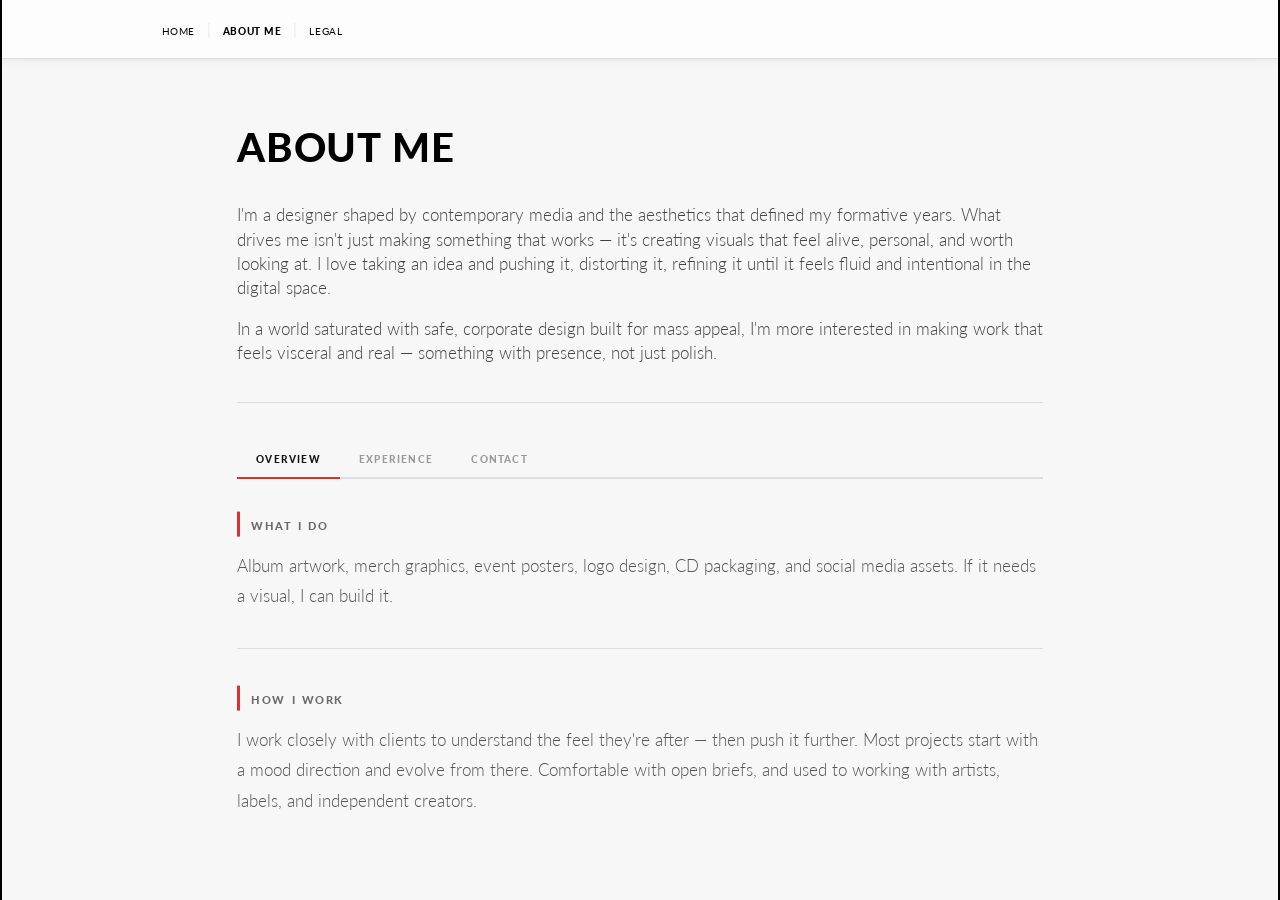
<file: about.html>
<!DOCTYPE html>
<html lang="en">
<head>
  <meta charset="UTF-8">
  <meta name="viewport" content="width=device-width, initial-scale=1.0">
  <title>about me | ANTIFORM studios</title>
  <link rel="preconnect" href="https://fonts.googleapis.com">
  <link rel="preconnect" href="https://fonts.gstatic.com" crossorigin>
  <link href="https://fonts.googleapis.com/css2?family=Lato:wght@300;400;900&display=swap" rel="stylesheet">
  <link rel="stylesheet" href="styles.css">
  <style>
    .about-page {
      padding-top: 3.5rem;
      padding-bottom: 4rem;
    }

    .about-inner {
      max-width: 806px;
      margin: 0 auto;
    }

    .about-title {
      font-size: 2.52rem;
      font-weight: 900;
      letter-spacing: 0.02em;
      text-transform: uppercase;
      margin-bottom: 1.5rem;
    }

    .about-bio {
      font-weight: 300;
      color: #444444;
      line-height: 1.4;
      font-size: 1.09rem;
    }

    .about-bio p + p {
      margin-top: 1rem;
    }

    .about-rule {
      border: none;
      border-top: 1px solid #dddee0;
      margin: 2.25rem 0;
    }

    .about-label {
      font-weight: 900;
      font-variant: small-caps;
      letter-spacing: 0.1em;
      font-size: 0.97rem;
      text-transform: lowercase;
      color: #6a6a6a;
      position: relative;
      display: inline-block;
      padding-left: 0.9rem;
      margin-bottom: 0.9rem;
    }

    .about-label::before {
      content: '';
      position: absolute;
      left: 0;
      top: 50%;
      transform: translateY(-50%);
      width: 3px;
      height: 100%;
      background-color: #d93030;
    }

    .about-body {
      font-weight: 300;
      color: #555555;
      font-size: 1.06rem;
      line-height: 1.8;
    }

    /* Tab system */
    .tab-nav {
      display: flex;
      gap: 0;
      border-bottom: 2px solid #dddee0;
      margin-bottom: 2rem;
    }

    .tab-btn {
      background: none;
      border: none;
      padding: 0.6rem 1.2rem 0.65rem;
      font-family: inherit;
      font-weight: 900;
      font-variant: small-caps;
      letter-spacing: 0.08em;
      font-size: 0.93rem;
      text-transform: lowercase;
      color: #999;
      cursor: pointer;
      position: relative;
      transition: color 0.2s ease;
    }

    .tab-btn::after {
      content: '';
      position: absolute;
      bottom: -2px;
      left: 0;
      right: 0;
      height: 2px;
      background-color: #d93030;
      transform: scaleX(0);
      transition: transform 0.2s ease;
    }

    .tab-btn.active {
      color: #111;
    }

    .tab-btn.active::after {
      transform: scaleX(1);
    }

    .tab-btn:hover {
      color: #333;
    }

    .tab-panel {
      display: none;
    }

    .tab-panel.active {
      display: block;
    }

    /* Experience / Education entries */
    .exp-entry {
      display: grid;
      grid-template-columns: 1fr 2.5fr;
      gap: 1.25rem 2rem;
      padding: 1.5rem 0;
      border-bottom: 1px solid #ebebeb;
    }

    .exp-entry:last-child {
      border-bottom: none;
    }

    .exp-meta {
      padding-top: 0.1rem;
    }

    .exp-year {
      font-size: 0.82rem;
      font-weight: 300;
      color: #aaa;
      letter-spacing: 0.06em;
      display: block;
      margin-bottom: 0.3rem;
    }

    .exp-type {
      font-size: 0.75rem;
      font-weight: 900;
      font-variant: small-caps;
      letter-spacing: 0.12em;
      text-transform: lowercase;
      color: #d93030;
    }

    .exp-title {
      font-weight: 900;
      font-size: 1.02rem;
      letter-spacing: 0.01em;
      color: #111;
      margin-bottom: 0.2rem;
      line-height: 1.25;
    }

    .exp-org {
      font-weight: 300;
      font-size: 0.9rem;
      color: #888;
      margin-bottom: 0.65rem;
      letter-spacing: 0.02em;
    }

    .exp-desc {
      font-weight: 300;
      font-size: 0.98rem;
      color: #555;
      line-height: 1.75;
    }

    .exp-tags {
      display: flex;
      flex-wrap: wrap;
      gap: 0.4rem;
      margin-top: 0.75rem;
    }

    .exp-tag {
      font-size: 0.73rem;
      font-weight: 900;
      font-variant: small-caps;
      letter-spacing: 0.08em;
      text-transform: lowercase;
      color: #777;
      border: 1px solid #ddd;
      padding: 0.15rem 0.5rem;
      border-radius: 1px;
    }

    /* Links */
    .about-links {
      display: flex;
      flex-direction: column;
      gap: 0.65rem;
      margin-top: 0.75rem;
    }

    .about-link {
      display: inline-flex;
      align-items: center;
      gap: 0.5rem;
      color: #000000;
      text-decoration: none;
      font-weight: 900;
      font-size: 1.01rem;
      font-variant: small-caps;
      letter-spacing: 0.05em;
      border-bottom: 1px solid transparent;
      transition: color 0.2s ease, border-color 0.2s ease;
      width: fit-content;
    }

    .about-link:hover {
      color: #d93030;
      border-bottom-color: #d93030;
    }

    .about-status {
      display: inline-flex;
      align-items: center;
      gap: 0.45rem;
      margin-top: 1.5rem;
      font-size: 0.86rem;
      font-weight: 300;
      color: #999;
      letter-spacing: 0.05em;
    }

    .about-status-dot {
      width: 6px;
      height: 6px;
      border-radius: 50%;
      background-color: #3aad5e;
      display: inline-block;
      flex-shrink: 0;
    }

    @media (max-width: 600px) {
      .exp-entry {
        grid-template-columns: 1fr;
        gap: 0.4rem;
      }
    }
  </style>
</head>
<body>

  <nav class="top-nav">
    <div class="site-container">
      <ul>
        <li><a href="index.html" class="nav-link">home</a></li>
        <li class="nav-separator">|</li>
        <li><a href="about.html" class="nav-link active">about me</a></li>
        <li class="nav-separator">|</li>
        <li><a href="legal.html" class="nav-link">legal</a></li>
      </ul>
    </div>
  </nav>

  <main class="about-page site-container">
    <div class="about-inner">

      <h1 class="about-title">About me</h1>

      <div class="about-bio">
        <p>I'm a designer shaped by contemporary media and the aesthetics that defined my formative years. What drives me isn't just making something that works — it's creating visuals that feel alive, personal, and worth looking at. I love taking an idea and pushing it, distorting it, refining it until it feels fluid and intentional in the digital space.</p>
        <p>In a world saturated with safe, corporate design built for mass appeal, I'm more interested in making work that feels visceral and real — something with presence, not just polish.</p>
      </div>

      <hr class="about-rule">

      <!-- Tab navigation -->
      <div class="tab-nav">
        <button class="tab-btn active" data-tab="overview">overview</button>
        <button class="tab-btn" data-tab="experience">experience</button>
        <button class="tab-btn" data-tab="contact">contact</button>
      </div>

      <!-- Overview tab -->
      <div class="tab-panel active" id="tab-overview">

        <p class="about-label">what i do</p>
        <p class="about-body">Album artwork, merch graphics, event posters, logo design, CD packaging, and social media assets. If it needs a visual, I can build it.</p>

        <hr class="about-rule">

        <p class="about-label">how i work</p>
        <p class="about-body">I work closely with clients to understand the feel they're after — then push it further. Most projects start with a mood direction and evolve from there. Comfortable with open briefs, and used to working with artists, labels, and independent creators.</p>

      </div>

      <!-- Experience & Education tab -->
      <div class="tab-panel" id="tab-experience">

        <p class="about-label">education</p>

        <div class="exp-entry">
          <div class="exp-meta">
            <span class="exp-year">2022 — present</span>
            <span class="exp-type">education</span>
          </div>
          <div class="exp-content">
            <p class="exp-title">Graphic Design</p>
            <p class="exp-org">British Columbia Institute of Technology (BCIT) — Vancouver, BC</p>
            <p class="exp-desc">Studying visual communication, typography, layout, and brand identity within a technically rigorous program. Developed a strong foundation in both print and digital production workflows, with a focus on applying design thinking to real-world creative problems.</p>
            <div class="exp-tags">
              <span class="exp-tag">typography</span>
              <span class="exp-tag">brand identity</span>
              <span class="exp-tag">print production</span>
              <span class="exp-tag">digital design</span>
              <span class="exp-tag">layout</span>
            </div>
          </div>
        </div>

        <hr class="about-rule">

        <p class="about-label">experience</p>

        <div class="exp-entry">
          <div class="exp-meta">
            <span class="exp-year">ongoing</span>
            <span class="exp-type">freelance</span>
          </div>
          <div class="exp-content">
            <p class="exp-title">Album Artwork & Music Packaging</p>
            <p class="exp-org">Independent Artists & Labels</p>
            <p class="exp-desc">Designed full visual packages for independent releases — from cover artwork and CD packaging to insert layouts and digital single assets. Work spans multiple genres, with an emphasis on identity-driven design that reflects the artist's sound and world.</p>
            <div class="exp-tags">
              <span class="exp-tag">album art</span>
              <span class="exp-tag">CD packaging</span>
              <span class="exp-tag">artist identity</span>
            </div>
          </div>
        </div>

        <div class="exp-entry">
          <div class="exp-meta">
            <span class="exp-year">ongoing</span>
            <span class="exp-type">freelance</span>
          </div>
          <div class="exp-content">
            <p class="exp-title">Event Posters & Merch Graphics</p>
            <p class="exp-org">Artists, Promoters & Independent Creators</p>
            <p class="exp-desc">Created print-ready and digital poster designs for shows, releases, and events. Alongside that, designed merch graphics, tees, and hoodies — where the visual needs to hold up at scale, in print, and as a statement piece on its own.</p>
            <div class="exp-tags">
              <span class="exp-tag">poster design</span>
              <span class="exp-tag">print-ready</span>
              <span class="exp-tag">merch graphics</span>
            </div>
          </div>
        </div>

        <div class="exp-entry">
          <div class="exp-meta">
            <span class="exp-year">ongoing</span>
            <span class="exp-type">freelance</span>
          </div>
          <div class="exp-content">
            <p class="exp-title">Social Media Graphics & Digital Assets</p>
            <p class="exp-org">Artists, Brands & Independent Clients</p>
            <p class="exp-desc">Developed cohesive social media visual systems — posts, stories, banners, and promotional assets — built to maintain a consistent identity across platforms. Worked with artists and small brands to establish a repeatable visual language that feels designed, not templated.</p>
            <div class="exp-tags">
              <span class="exp-tag">social media</span>
              <span class="exp-tag">digital assets</span>
              <span class="exp-tag">brand consistency</span>
              <span class="exp-tag">content design</span>
            </div>
          </div>
        </div>

        <div class="exp-entry">
          <div class="exp-meta">
            <span class="exp-year">ongoing</span>
            <span class="exp-type">commission</span>
          </div>
          <div class="exp-content">
            <p class="exp-title">Commission & Professional Client Work</p>
            <p class="exp-org">Private Clients & Collaborators</p>
            <p class="exp-desc">Handled end-to-end commission work for private clients — from initial brief and concept development through to final delivery. Experienced in managing client relationships professionally: setting expectations, presenting concepts, incorporating feedback, and delivering production-ready files on time.</p>
            <div class="exp-tags">
              <span class="exp-tag">client relations</span>
              <span class="exp-tag">concept development</span>
              <span class="exp-tag">file delivery</span>
              <span class="exp-tag">commissions</span>
            </div>
          </div>
        </div>

      </div>

      <!-- Contact tab -->
      <div class="tab-panel" id="tab-contact">

        <p class="about-label">get in touch</p>
        <p class="about-body">Open to commissions, collaborations, and one-off projects.</p>

        <div class="about-links">
          <a href="mailto:Antiform@gmail.com" class="about-link">✉ &nbsp;antiform@gmail.com</a>
          <a href="https://www.instagram.com/Schizographix" target="_blank" rel="noopener" class="about-link">◈ &nbsp;@schizographix</a>
        </div>

        <div class="about-status">
          <span class="about-status-dot"></span>
          currently available for work
        </div>

      </div>

    </div>
  </main>

  <script src="main.js"></script>
  <script>
    // Tab switching
    const tabBtns = document.querySelectorAll('.tab-btn');
    const tabPanels = document.querySelectorAll('.tab-panel');

    tabBtns.forEach(btn => {
      btn.addEventListener('click', () => {
        const target = btn.dataset.tab;

        tabBtns.forEach(b => b.classList.remove('active'));
        tabPanels.forEach(p => p.classList.remove('active'));

        btn.classList.add('active');
        document.getElementById('tab-' + target).classList.add('active');
      });
    });
  </script>
</body>
</html>
</file>
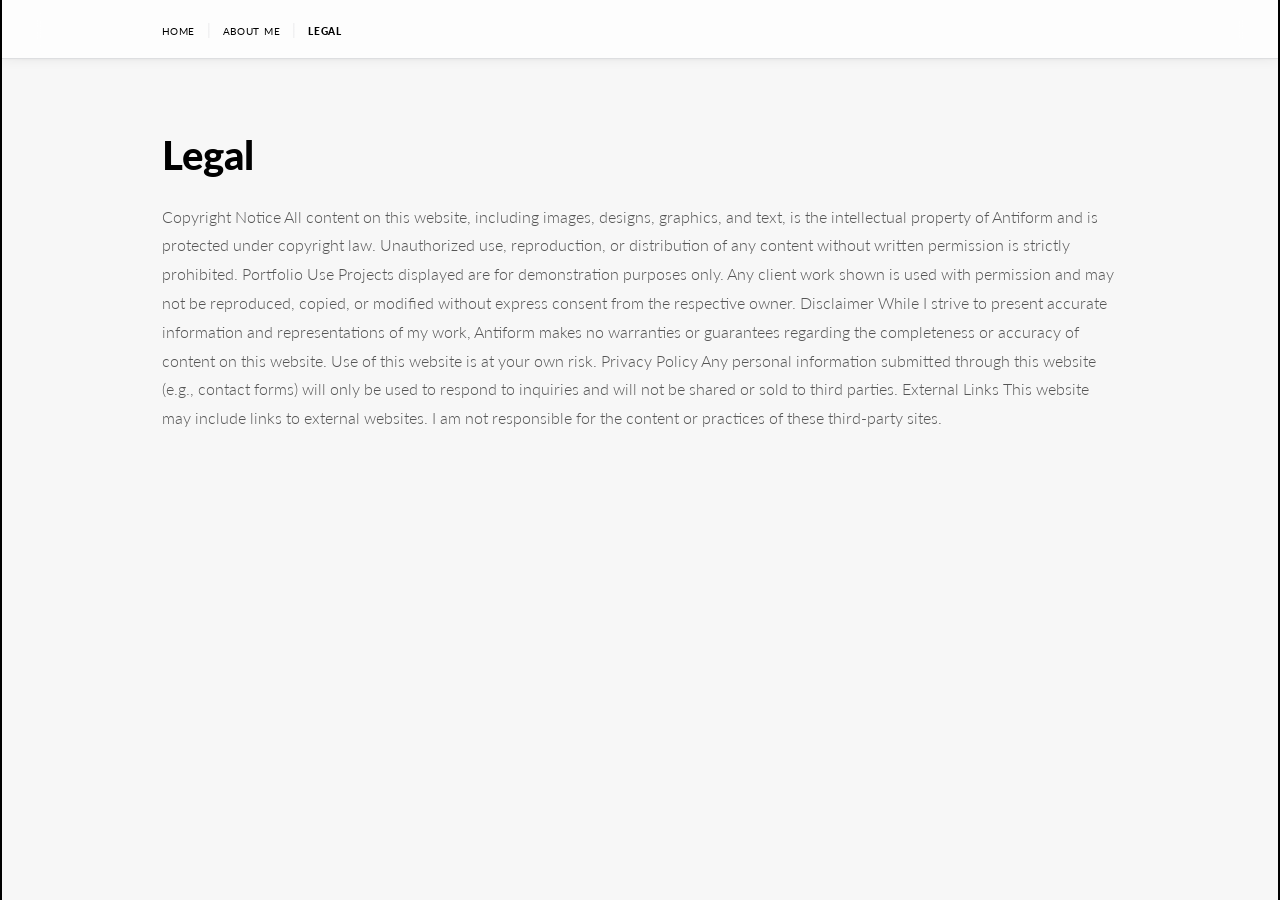
<file: legal.html>
<!DOCTYPE html>
<html lang="en">
<head>
  <meta charset="UTF-8">
  <meta name="viewport" content="width=device-width, initial-scale=1.0">
  <title>Legal | ANTIFORM studios</title>
  <link rel="preconnect" href="https://fonts.googleapis.com">
  <link rel="preconnect" href="https://fonts.gstatic.com" crossorigin>
  <link href="https://fonts.googleapis.com/css2?family=Lato:wght@300;400;900&display=swap" rel="stylesheet">
  <link rel="stylesheet" href="styles.css">
</head>
<body>

  <nav class="top-nav">
    <div class="site-container">
      <ul>
        <li><a href="index.html" class="nav-link">home</a></li>
        <li class="nav-separator">|</li>
        <li><a href="about.html" class="nav-link">about me</a></li>
        <li class="nav-separator">|</li>
        <li><a href="legal.html" class="nav-link active">legal</a></li>
      </ul>
    </div>
  </nav>

  <main class="page-content site-container">
    <h1 class="page-title">Legal</h1>
    <p class="secondary-text">Copyright Notice
All content on this website, including images, designs, graphics, and text, is the intellectual property of Antiform and is protected under copyright law. Unauthorized use, reproduction, or distribution of any content without written permission is strictly prohibited.


Portfolio Use
Projects displayed are for demonstration purposes only. Any client work shown is used with permission and may not be reproduced, copied, or modified without express consent from the respective owner.


Disclaimer
While I strive to present accurate information and representations of my work, Antiform makes no warranties or guarantees regarding the completeness or accuracy of content on this website. Use of this website is at your own risk.


Privacy Policy
Any personal information submitted through this website (e.g., contact forms) will only be used to respond to inquiries and will not be shared or sold to third parties.


External Links
This website may include links to external websites. I am not responsible for the content or practices of these third-party sites.

</p>
  </main>

  <script src="main.js"></script>
</body>
</html>
</file>
<file: styles.css>
/* ============================================
   ANTIFORM studios - Stylesheet
   Mirror's Edge / Glassy Clean Aesthetic
   ============================================ */

/* --- Reset & Base --- */
*,
*::before,
*::after {
  margin: 0;
  padding: 0;
  box-sizing: border-box;
}

html {
  scroll-behavior: smooth;
  overflow-y: scroll;
}

body {
  font-family: 'Lato', sans-serif;
  font-weight: 400;
  background-color: #f7f7f7;
  color: #000000;
  line-height: 1.6;
  border-left: 2px solid #000000;
  border-right: 2px solid #000000;
  min-height: 100vh;
}

/* --- Typography --- */
h1,
h2,
h3 {
  font-weight: 900;
}

.section-heading {
  font-weight: 900;
  font-variant: small-caps;
  letter-spacing: 0.1em;
  font-size: .82rem;
  text-transform: lowercase;
  color: #696969;
  position: relative;
  display: inline-block;
  padding-left: 0.9rem;
  margin-bottom: 1.25rem;
}

.section-heading::before {
  content: '';
  position: absolute;
  left: 0;
  top: 50%;
  transform: translateY(-50%);
  width: 3px;
  height: 100%;
  background-color: #d93030;
}

/* --- Shared content container --- */
.site-container {
  width: 75%;
  margin-left: auto;
  margin-right: auto;
}

/* --- Navigation --- */
.top-nav {
  padding: 1rem 0;
  border-bottom: 1px solid #dddee0;
  position: sticky;
  top: 0;
  z-index: 500;
  background: rgba(255, 255, 255, 0.72);
  backdrop-filter: blur(16px);
  -webkit-backdrop-filter: blur(20px);
  box-shadow: 0 1px 12px rgba(0, 0, 0, 0.06), 0 1px 2px rgba(0, 0, 0, 0.03);
  transform: translateY(0);
  transition: transform 0.38s cubic-bezier(0.4, 0, 0.2, 1),
    background 0.3s ease,
    box-shadow 0.3s ease;
  will-change: transform;
}

.top-nav.nav-hidden {
  transform: translateY(-110%);
}

.top-nav ul {
  list-style: none;
  display: flex;
  align-items: center;
  gap: 0.75rem;
}

.nav-link {
  color: #000000;
  text-decoration: none;
  font-weight: 400;
  font-size: 0.9rem;
  letter-spacing: 0.04em;
  font-variant: small-caps;
  transition: color 0.2s ease;
}

.nav-link:hover {
  color: #d93030;
}

.nav-link.active {
  color: #000000;
  font-weight: 900;
}

.nav-separator {
  color: #dddee0;
  user-select: none;
  font-weight: 300;
}

/* --- Hero / Logo --- */
.hero {
  padding-top: 1.25rem;
  padding-bottom: 0.5rem;
}

.hero-logo {
  display: block;
  max-width: 850px;
  width: 100%;
  height: auto;
}

/* --- Featured Artwork Section --- */
.featured-section {
  padding-top: 0.75rem;
  padding-bottom: 2.5rem;
}

/* --- Filter & Edit Mode System --- */
.filter-container {
  display: inline-flex;
  align-items: center;
  gap: 0.75rem;
  margin-right: 1.5rem;
  vertical-align: middle;
}

.filter-dropdown {
  position: relative;
}

/* Icon-only buttons — NO border, NO background */
.filter-btn {
  display: flex;
  align-items: center;
  justify-content: center;
  width: 28px;
  height: 28px;
  padding: 0;
  background: none;
  border: none;
  cursor: pointer;
  transition: color 0.2s ease;
}

.filter-btn:hover .filter-icon {
  color: #d93030;
}

.filter-btn.active .filter-icon {
  color: #d93030;
}

.filter-icon {
  width: 16px;
  height: 16px;
  color: #696969;
  transition: color 0.2s ease;
}

.filter-menu {
  position: absolute;
  top: calc(100% + 0.4rem);
  left: 0;
  min-width: 180px;
  background: rgba(255, 255, 255, 0.98);
  border: 1px solid #dddee0;
  border-radius: 3px;
  box-shadow: 0 4px 16px rgba(0, 0, 0, 0.12);
  padding: 0.5rem 0;
  z-index: 100;
  backdrop-filter: blur(8px);
  -webkit-backdrop-filter: blur(8px);
}

.filter-menu[hidden] {
  display: none;
}

.filter-option {
  display: block;
  width: 100%;
  padding: 0.55rem 1rem;
  background: none;
  border: none;
  text-align: left;
  font-family: 'Lato', sans-serif;
  font-size: 0.82rem;
  font-weight: 300;
  letter-spacing: 0.04em;
  color: #555;
  cursor: pointer;
  transition: all 0.15s ease;
  border-left: 3px solid transparent;
}

.filter-option:hover {
  background: rgba(217, 48, 48, 0.08);
  color: #000;
  border-left-color: #d93030;
}

.filter-option.active {
  background: rgba(217, 48, 48, 0.12);
  color: #d93030;
  font-weight: 400;
  border-left-color: #d93030;
}

/* --- Edit Mode UI --- */
.edit-mode-container {
  display: inline-flex;
  align-items: center;
  gap: 0.5rem;
}

/* Icon-only edit toggle — NO border, NO background */
.edit-mode-toggle {
  display: flex;
  align-items: center;
  justify-content: center;
  width: 28px;
  height: 28px;
  padding: 0;
  background: none;
  border: none;
  cursor: pointer;
  transition: color 0.2s ease;
}

.edit-mode-toggle svg {
  width: 16px;
  height: 16px;
  color: #696969;
  transition: color 0.2s ease;
}

.edit-mode-toggle:hover svg {
  color: #d93030;
}

.edit-mode-toggle.active svg {
  color: #d93030;
}

.edit-mode-panel {
  display: flex;
  gap: 0.5rem;
  padding: 0.4rem 0.6rem;
  background: rgba(255, 255, 255, 0.95);
  border: 1px solid #dddee0;
  border-radius: 3px;
  box-shadow: 0 2px 8px rgba(0, 0, 0, 0.08);
}

.edit-mode-panel[hidden] {
  display: none;
}

/* Icon-only action buttons — NO border */
.edit-action-btn {
  display: flex;
  align-items: center;
  gap: 0.35rem;
  padding: 0.4rem 0.7rem;
  background: none;
  border: none;
  font-family: 'Lato', sans-serif;
  font-size: 0.75rem;
  font-weight: 400;
  letter-spacing: 0.04em;
  color: #555;
  cursor: pointer;
  transition: color 0.15s ease;
}

.edit-action-btn svg {
  width: 14px;
  height: 14px;
}

.edit-action-btn:hover {
  color: #d93030;
}

/* ============================================
   MODULAR GRID — Inventory / Briefcase Style
   ============================================
   Uses a fine sub-grid (6 columns) so square images
   take 2col × 2row and portrait/poster images take 2col × 4row.
   Grid lines only appear in edit mode.
   ============================================ */
.modular-grid {
  column-count: 3;
  column-gap: 1.5rem;
}

.artwork-item {
  break-inside: avoid;
  margin-bottom: 1.5rem;
  position: relative;
  cursor: pointer;
  overflow: hidden;
  box-shadow: none;
  transition: transform 0.22s ease, box-shadow 0.22s ease;
  background: transparent;
}

.artwork-item:hover {
  transform: translateY(-3px);
  box-shadow:
    0 12px 42px rgba(0, 0, 0, 0.16),
    0 2px 8px rgba(0, 0, 0, 0.08);
}

/* Diagonal gloss sweep */
.artwork-item::after {
  content: '';
  position: absolute;
  inset: 0;
  background: linear-gradient(118deg,
      rgba(255, 255, 255, 0) 30%,
      rgba(255, 255, 255, 0.15) 50%,
      rgba(255, 255, 255, 0) 70%);
  background-size: 250% 100%;
  background-position: 160% 0;
  transition: background-position 0.55s ease;
  pointer-events: none;
  z-index: 1;
}

.artwork-item:hover::after {
  background-position: -60% 0;
}

.artwork-item img {
  width: 100%;
  height: auto;
  display: block;
}

/* --- Edit Mode States --- */

/* Grid lines visible ONLY in edit mode — red dashed */
body.edit-mode-active .modular-grid {
  padding: 0.5rem;
  border: 1px dashed rgba(217, 48, 48, 0.35);
  column-gap: 1.5rem;
}

body.edit-mode-active .artwork-item {
  cursor: grab;
  outline: 1px dashed rgba(217, 48, 48, 0.25);
}

/* NO red glow — just a subtle lift */
body.edit-mode-active .artwork-item:hover {
  transform: translateY(-2px);
  box-shadow:
    0 8px 24px rgba(0, 0, 0, 0.14),
    0 2px 6px rgba(0, 0, 0, 0.06);
}

.artwork-item.draggable {
  transition: transform 0.2s ease, opacity 0.2s ease;
}

.artwork-item.dragging {
  opacity: 0.5;
  cursor: grabbing;
  transform: scale(0.95);
}

.artwork-item.drag-over {
  outline: 2px dashed #d93030;
}

/* --- Pin Button --- ONLY visible in edit mode */
.pin-btn {
  position: absolute;
  top: 0.5rem;
  right: 0.5rem;
  width: 28px;
  height: 28px;
  background: rgba(255, 255, 255, 0.88);
  border: none;
  border-radius: 3px;
  cursor: pointer;
  display: none;
  align-items: center;
  justify-content: center;
  opacity: 0;
  transform: scale(0.9);
  transition: all 0.2s ease;
  z-index: 10;
  backdrop-filter: blur(4px);
  -webkit-backdrop-filter: blur(4px);
}

.pin-btn svg {
  width: 14px;
  height: 14px;
  color: #888;
  transition: color 0.2s ease, transform 0.2s ease;
}

/* Only show pin buttons in edit mode */
body.edit-mode-active .pin-btn {
  display: flex;
  opacity: 1;
  transform: scale(1);
}

.pin-btn:hover {
  background: rgba(255, 255, 255, 1);
}

.pin-btn:hover svg {
  color: #d93030;
  transform: scale(1.1);
}

.pin-btn.pinned {
  opacity: 1;
  background: rgba(217, 48, 48, 0.15);
}

.pin-btn.pinned svg {
  color: #d93030;
  fill: #d93030;
}

/* === LIGHTBOX === (reverted to old code) */
.lightbox {
  position: fixed;
  inset: 0;
  background-color: rgba(0, 0, 0, 0.93);
  backdrop-filter: blur(6px);
  -webkit-backdrop-filter: blur(12px);
  z-index: 2000;
  display: flex;
  align-items: center;
  justify-content: center;
  padding-right: 4vw;
  opacity: 0;
  visibility: hidden;
  transition: opacity 0.3s ease, visibility 0.3s ease;
}

.lightbox[hidden] {
  display: none;
}

.lightbox.lightbox-active {
  opacity: 1;
  visibility: visible;
  display: flex;
}

/* Close button */
.lightbox-close {
  position: absolute;
  top: 1.35rem;
  right: 1.5rem;
  background: none;
  border: none;
  color: #555;
  cursor: pointer;
  z-index: 2001;
  display: flex;
  align-items: center;
  justify-content: center;
  padding: 0.2rem;
  transition: color 0.2s ease;
}

.lightbox-close svg {
  width: 20px;
  height: 20px;
}

.lightbox-close:hover {
  color: #d93030;
}

/* Side-by-side layout */
.lightbox-content {
  display: flex;
  flex-direction: row;
  align-items: flex-start;
  gap: 0;
  max-width: 92vw;
  max-height: 85vh;
}

/* Image wrapper */
.lightbox-image-wrap {
  flex: 1 1 auto;
  min-width: 0;
  display: flex;
  flex-direction: column;
  align-items: center;
  justify-content: center;
  max-height: 85vh;
  padding-right: 2.5rem;
  perspective: 1000px;
  perspective-origin: center center;
  position: relative;
}

.lightbox-image {
  display: block;
  max-width: 100%;
  max-height: 80vh;
  width: auto;
  height: auto;
  object-fit: contain;
  transition: opacity 0.15s ease;
}

/* Per-image label */
.lightbox-image-label {
  margin-top: 1rem;
  font-size: 0.8rem;
  font-weight: 420;
  color: #FFFFFF;
  letter-spacing: 0.1em;
  text-align: center;
  text-transform: uppercase;
  text-shadow:
    0 0 6px rgba(1, 1, 1, 0.22),
    0 0 18px rgba(2, 2, 2, 0.14),
    0 0 40px rgba(3, 3, 3, 0.08),
    0 3px 6px rgba(0, 0, 0, 0.8),
    0 8px 20px rgba(0, 0, 10, 0.6),
    0 20px 40px rgba(0, 0, 20, 0.35);
  mix-blend-mode: screen;
}

.lightbox-image-label:empty {
  display: none;
}

/* Info panel */
.lightbox-info {
  flex: 0 0 360px;
  color: #e0e0e0;
  display: flex;
  flex-direction: column;
  gap: 0.6rem;
  padding-top: 1.5rem;
  padding-left: 1rem;
  padding-right: 1.25rem;
  padding-bottom: 1.2rem;
  max-height: 85vh;
  overflow-y: auto;
  border-left: .5px solid rgba(12, 12, 12, 0.08);
  border-top: 2px solid #d93030;
  background: rgba(255, 255, 255, 0.02);
  backdrop-filter: blur(.2px);
  -webkit-backdrop-filter: blur(.6px);
  margin-top: 4rem;
}

.lightbox-title {
  font-size: 1.6rem;
  font-weight: 900;
  color: #ffffff;
  text-transform: uppercase;
  letter-spacing: 0.04em;
  line-height: 1.1;
}

.lightbox-subtitle {
  font-size: 0.78rem;
  font-weight: 900;
  font-variant: small-caps;
  color: #d93030;
  letter-spacing: 0.12em;
  text-transform: lowercase;
}

.lightbox-description {
  font-size: 0.87rem;
  font-weight: 200;
  color: #FFFFFF;
  line-height: 1.75;
  margin-top: 0.25rem;
}

.lightbox-subtitle:empty,
.lightbox-description:empty,
.lightbox-gallery:empty {
  display: none;
}

/* Gallery thumbnails */
.lightbox-gallery {
  display: flex;
  gap: 0.4rem;
  margin-top: 0.75rem;
  flex-wrap: wrap;
}

.lightbox-gallery-thumb {
  width: 48px;
  height: 48px;
  object-fit: cover;
  cursor: pointer;
  border: 1px solid rgba(255, 255, 255, 0.1);
  opacity: 0.45;
  transition: opacity 0.2s ease, border-color 0.2s ease;
}

.lightbox-gallery-thumb:hover,
.lightbox-gallery-thumb.active {
  opacity: 1;
  border-color: #ffffff;
}

/* --- Stub Page Content --- */
.page-content {
  padding-top: 4rem;
  padding-bottom: 4rem;
}

.page-title {
  font-size: 2.5rem;
  font-weight: 900;
  margin-bottom: 1rem;
}

.page-content .secondary-text {
  font-weight: 300;
  color: #555555;
  line-height: 1.8;
}

/* --- Responsive --- */
@media (max-width: 1080px) {
  .site-container {
    width: 88%;
  }

  .modular-grid {
    column-count: 2;
  }

  .lightbox-content {
    flex-direction: column;
    align-items: center;
    overflow-y: auto;
  }

  .lightbox-image-wrap {
    flex: 0 0 auto;
    padding-right: 0;
  }

  .lightbox-image {
    max-height: 50vh;
  }

  .lightbox-info {
    flex: 0 0 auto;
    max-height: none;
    width: 100%;
    max-width: 500px;
    padding-left: 0;
    padding-top: 1.25rem;
    margin-top: 0;
  }

  .lightbox {
    padding-right: 0;
  }
}

@media (max-width: 650px) {
  .site-container {
    width: 92%;
  }

  .modular-grid {
    column-count: 1;
  }

  .hero {
    padding-top: 1.25rem;
    padding-bottom: 0.25rem;
  }

  .hero-logo {
    max-width: 100%;
  }

  .featured-section {
    padding-top: 1rem;
    padding-bottom: 1.5rem;
  }

  .top-nav ul {
    gap: 0.5rem;
  }

  .nav-link {
    font-size: 0.85rem;
  }

  .filter-container {
    margin-right: 0;
    margin-bottom: 1rem;
  }
}

/* --- Page fade-in --- */
body {
  animation: pageFadeIn 0.25s ease forwards;
}

@keyframes pageFadeIn {
  from {
    opacity: 0;
  }

  to {
    opacity: 1;
  }
}

/* --- Lightbox prev/next arrows --- */
.lightbox-prev,
.lightbox-next {
  position: absolute;
  top: 50%;
  transform: translateY(-50%);
  background: none;
  border: none;
  color: rgba(255, 255, 255, 0.28);
  cursor: pointer;
  padding: 1rem;
  z-index: 2001;
  transition: color 0.2s ease;
  display: flex;
  align-items: center;
  justify-content: center;
}

.lightbox-prev {
  left: 1rem;
}

.lightbox-next {
  right: 4.5rem;
}

.lightbox-prev svg,
.lightbox-next svg {
  width: 28px;
  height: 56px;
}

.lightbox-prev:hover,
.lightbox-next:hover {
  color: rgba(255, 255, 255, 0.9);
}

.lightbox-prev[hidden],
.lightbox-next[hidden] {
  display: none;
}

/* --- Footer --- */
.site-footer {
  border-top: 1px solid #dddee0;
  padding: 1.75rem 0;
  margin-top: 1rem;
}

.footer-inner {
  display: flex;
  align-items: center;
  gap: 2.5rem;
}

.footer-left {
  display: flex;
  flex-direction: column;
  gap: 0.2rem;
  flex: 1;
}

.footer-brand {
  font-weight: 900;
  font-size: 0.78rem;
  letter-spacing: 0.1em;
  text-transform: uppercase;
  color: #000;
}

.footer-tagline {
  font-size: 0.72rem;
  font-weight: 300;
  color: #b0b0b0;
  letter-spacing: 0.04em;
}

.footer-links {
  list-style: none;
  display: flex;
  gap: 1.25rem;
  align-items: center;
}

.footer-links a {
  font-size: 0.78rem;
  font-variant: small-caps;
  font-weight: 400;
  color: #888;
  text-decoration: none;
  letter-spacing: 0.06em;
  transition: color 0.2s ease;
}

.footer-links a:hover {
  color: #d93030;
}

.footer-copy {
  font-size: 0.72rem;
  font-weight: 300;
  color: #c0c0c0;
  letter-spacing: 0.04em;
  white-space: nowrap;
}

@media (max-width: 650px) {
  .footer-inner {
    flex-direction: column;
    align-items: flex-start;
    gap: 1rem;
  }
}

/* =============================================
   VIEWER EFFECTS (reverted to old code)
   ============================================= */

/* Tilt wrapper — slow snap-back on hover-off */
.lightbox-image-tilt {
  position: relative;
  display: inline-block;
  line-height: 0;
  transform-style: preserve-3d;
  transform: rotateX(0deg) rotateY(0deg);
  transition: transform 0.55s cubic-bezier(0.25, 0.46, 0.45, 0.94);
  will-change: transform;
  z-index: 1;
}

/* When hovering, track mouse instantly */
.lightbox-image-tilt.tilt-active {
  transition: transform 0.08s linear;
}

/* Shine canvas — screen blend for visible rainbow holographic */
.lightbox-shine-canvas {
  position: absolute;
  inset: 0;
  width: 100%;
  height: 100%;
  pointer-events: none;
  opacity: 0;
  transition: opacity 0.28s ease;
  mix-blend-mode: screen;
  z-index: 2;
}

/* ---- Gear button ---- */
.lightbox-gear-btn {
  position: absolute;
  top: 1.35rem;
  right: 3.6rem;
  background: none;
  border: none;
  color: #444;
  cursor: pointer;
  padding: 0.2rem;
  z-index: 2001;
  display: flex;
  align-items: center;
  justify-content: center;
  transition: color 0.2s ease, transform 0.38s cubic-bezier(0.34, 1.56, 0.64, 1);
}

.lightbox-gear-btn svg {
  width: 20px;
  height: 20px;
}

.lightbox-gear-btn:hover {
  color: #888;
}

.lightbox-gear-btn.active {
  color: #d93030;
  transform: rotate(65deg);
}

/* ---- Settings panel ---- */
.lightbox-settings-panel {
  display: none;
  position: absolute;
  top: 4rem;
  right: 1.5rem;
  width: 236px;
  z-index: 2002;
  flex-direction: column;
  gap: 0.8rem;
  padding: 1.1rem 1.2rem 1.25rem 1rem;
  border-top: 2px solid #d93030;
  border-left: 0.5px solid rgba(255, 255, 255, 0.08);
  background: rgba(18, 18, 18, 0.95);
}

.lightbox-settings-panel.open {
  display: flex;
  animation: panelDrop 0.16s ease forwards;
}

@keyframes panelDrop {
  from {
    opacity: 0;
    transform: translateY(-8px);
  }

  to {
    opacity: 1;
    transform: translateY(0);
  }
}

.settings-panel-heading {
  font-size: 0.67rem;
  font-weight: 900;
  font-variant: small-caps;
  letter-spacing: 0.18em;
  color: #d93030;
  text-transform: lowercase;
  padding-bottom: 0.35rem;
  border-bottom: 0.5px solid rgba(255, 255, 255, 0.07);
  margin-bottom: 0.1rem;
}

.settings-group-label {
  font-size: 0.58rem;
  font-weight: 700;
  letter-spacing: 0.16em;
  text-transform: uppercase;
  color: rgba(255, 255, 255, 0.22);
  margin-top: 0.15rem;
}

/* Toggle row */
.settings-toggle {
  display: flex;
  align-items: center;
  gap: 0.75rem;
  cursor: pointer;
  user-select: none;
}

.toggle-track {
  position: relative;
  width: 34px;
  height: 18px;
  flex-shrink: 0;
}

.toggle-track input {
  opacity: 0;
  width: 0;
  height: 0;
  position: absolute;
}

.toggle-thumb {
  position: absolute;
  inset: 0;
  background: rgba(255, 255, 255, 0.07);
  border: 0.5px solid rgba(255, 255, 255, 0.12);
  border-radius: 99px;
  transition: background 0.2s ease, border-color 0.2s ease;
}

.toggle-thumb::after {
  content: '';
  position: absolute;
  left: 3px;
  top: 50%;
  transform: translateY(-50%);
  width: 11px;
  height: 11px;
  border-radius: 50%;
  background: rgba(255, 255, 255, 0.28);
  transition: left 0.2s ease, background 0.2s ease;
}

.toggle-track input:checked+.toggle-thumb {
  background: rgba(217, 48, 48, 0.28);
  border-color: rgba(217, 48, 48, 0.55);
}

.toggle-track input:checked+.toggle-thumb::after {
  left: calc(100% - 14px);
  background: #d93030;
}

.toggle-label {
  font-size: 0.76rem;
  font-weight: 300;
  color: #b4b4b4;
  letter-spacing: 0.04em;
}

/* ---- Magnifier panel — bottom-right PiP ---- */
.lightbox-zoom-panel {
  position: fixed;
  width: 320px;
  height: 320px;
  border: 1px solid rgba(255, 255, 255, 0.10);
  border-top: 2px solid #d93030;
  background: #0a0a0a;
  pointer-events: none;
  opacity: 0;
  transition: opacity 0.15s ease;
  z-index: 2100;
  overflow: hidden;
  border-radius: 2px;
}

.lightbox-zoom-panel canvas {
  width: 100%;
  height: 100%;
  display: block;
}

/* Zoom lens indicator on the image */
.lightbox-zoom-lens {
  position: absolute;
  border: 1.5px solid rgba(255, 255, 255, 0.35);
  background: rgba(255, 255, 255, 0.06);
  pointer-events: none;
  opacity: 0;
  transition: opacity 0.1s ease;
  z-index: 3;
}

/* ---- Loupe removed — replaced by zoom panel ---- */
.lightbox-loupe {
  display: none;
}

/* ---- Toggle note ---- */
.toggle-note {
  display: block;
  font-size: 0.62rem;
  color: rgba(255, 255, 255, 0.25);
  font-weight: 300;
  letter-spacing: 0.02em;
  margin-top: 0.1rem;
}
</file>
